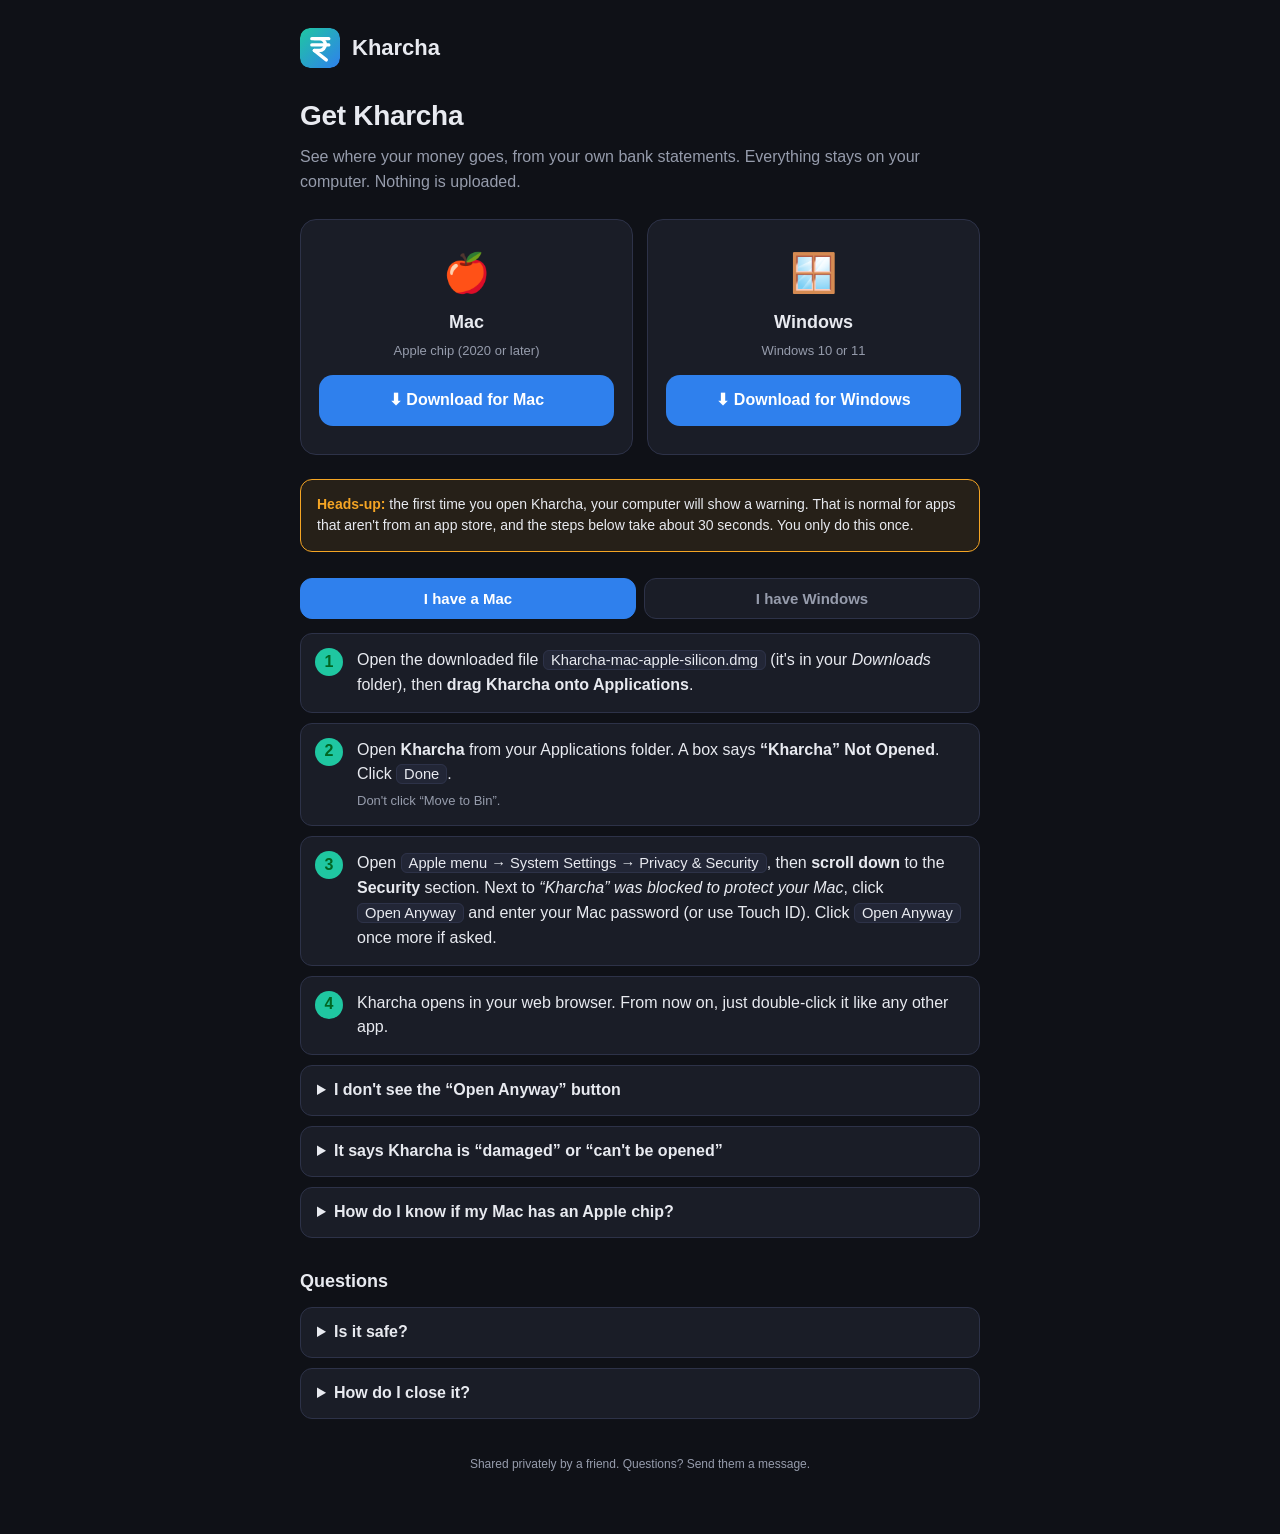
<file: index.html>
<!doctype html>
<html lang="en">
<head>
<meta charset="utf-8">
<meta name="viewport" content="width=device-width, initial-scale=1">
<title>Get Kharcha</title>
<link rel="icon" type="image/svg+xml" href="favicon.svg">
<link rel="apple-touch-icon" href="favicon.png">
<link rel="stylesheet" href="style.css">
</head>
<body data-os="">
<main>
  <a class="brand" href="./"><img src="favicon.svg" alt=""><span>Kharcha</span></a>
  <h1>Get Kharcha</h1>
  <p class="lead">See where your money goes, from your own bank statements. Everything stays on your computer. Nothing is uploaded.</p>

  <div class="cards">
    <div class="card" id="card-mac">
      <div class="tag" id="tag-mac" hidden>Looks like your computer</div>
      <div class="big">🍎</div><h3>Mac</h3><p>Apple chip (2020 or later)</p>
      <a class="dl" id="dl-mac" href="#">⬇ Download for Mac</a>
      <p class="mini" id="intel" hidden>Older Intel Mac? <a id="intel-link" href="#">Get the Intel version</a></p>
    </div>
    <div class="card" id="card-win">
      <div class="tag" id="tag-win" hidden>Looks like your computer</div>
      <div class="big">🪟</div><h3>Windows</h3><p>Windows 10 or 11</p>
      <a class="dl" id="dl-win" href="#">⬇ Download for Windows</a>
    </div>
  </div>
  <div class="dl-sub" id="status">Checking the latest version…</div>

  <div class="notice"><strong>Heads-up:</strong> the first time you open Kharcha, your computer will show a warning. That is normal for apps that aren't from an app store, and the steps below take about 30 seconds. You only do this once.</div>

  <div class="tabs"><button id="tab-mac">I have a Mac</button><button id="tab-win">I have Windows</button></div>

  <section id="steps-mac">
    <ol class="steps">
      <li>Open the downloaded file <span class="ui">Kharcha-mac-apple-silicon.dmg</span> (it's in your <em>Downloads</em> folder), then <strong>drag Kharcha onto Applications</strong>.</li>
      <li>Open <strong>Kharcha</strong> from your Applications folder. A box says <strong>“Kharcha” Not Opened</strong>. Click <span class="ui">Done</span>.<small>Don't click “Move to Bin”.</small></li>
      <li>Open <span class="ui">Apple menu  → System Settings → Privacy &amp; Security</span>, then <strong>scroll down</strong> to the <strong>Security</strong> section. Next to <em>“Kharcha” was blocked to protect your Mac</em>, click <span class="ui">Open Anyway</span> and enter your Mac password (or use Touch ID). Click <span class="ui">Open Anyway</span> once more if asked.</li>
      <li>Kharcha opens in your web browser. From now on, just double-click it like any other app.</li>
    </ol>
    <details><summary>I don't see the “Open Anyway” button</summary><p>It only appears for about an hour after you try to open the app. Double-click Kharcha in Applications again (click Done on the box), then go straight back to Privacy &amp; Security and scroll down.</p></details>
    <details><summary>It says Kharcha is “damaged” or “can't be opened”</summary><p>Delete the app from Applications (and the Bin), download it again with the button above, and repeat the steps. If it still fails, send Sylvin a screenshot.</p></details>
    <details><summary>How do I know if my Mac has an Apple chip?</summary><p>Apple menu → About This Mac. If it says “Chip: Apple M…”, use the Mac download. If it says Intel, look for the “Older Intel Mac” link under the Mac button, or message Sylvin.</p></details>
  </section>

  <section id="steps-win" hidden>
    <ol class="steps">
      <li>Click the download button. If your browser says the file <strong>“isn't commonly downloaded”</strong> or <strong>“could harm your device”</strong>:
        <small><strong>Edge:</strong> click the <span class="ui">…</span> next to the file → <span class="ui">Keep</span> → <span class="ui">Keep anyway</span>.<br><strong>Chrome:</strong> click the <span class="ui">⋮</span> or arrow next to the file → <span class="ui">Keep</span> (then <span class="ui">Keep anyway</span> if asked).</small></li>
      <li>Open your <strong>Downloads</strong> folder and double-click <span class="ui">Kharcha-windows.exe</span>. The first start takes about 10 seconds. Please wait.</li>
      <li>A blue box says <strong>“Windows protected your PC”</strong>. Click <span class="ui">More info</span>, then click <span class="ui">Run anyway</span>.<small>The “Run anyway” button only appears after you click “More info”.</small></li>
      <li>Kharcha opens in your web browser. From now on, just double-click it. You can drag it to your Desktop for easy access.</li>
    </ol>
    <details><summary>Nothing happens after I double-click</summary><p>Give it 10–20 seconds the first time. If your browser still doesn't open, open <strong>http://localhost:8765</strong> in your browser.</p></details>
    <details><summary>My antivirus deleted or blocked the file</summary><p>New, unsigned apps are sometimes flagged by mistake. Restore it from the antivirus “quarantine” and choose “allow”, or ask Sylvin for help.</p></details>
  </section>

  <h2>Questions</h2>
  <details><summary>Is it safe?</summary><p>Kharcha runs only on your own computer and reads only the statement files you give it. It has no accounts and no cloud, and it never sends your data anywhere. The warning appears because Apple and Microsoft charge a yearly fee to “verify” apps, and this one hasn't paid it yet.</p></details>
  <details><summary>How do I close it?</summary><p>Close the browser tab. Kharcha stops by itself about a minute later. Or use <em>Settings → Data &amp; reset → Quit Kharcha</em> inside the app.</p></details>
  <p class="foot">Shared privately by a friend. Questions? Send them a message.</p>
</main>
<script src="app.js"></script>
</body>
</html>
</file>
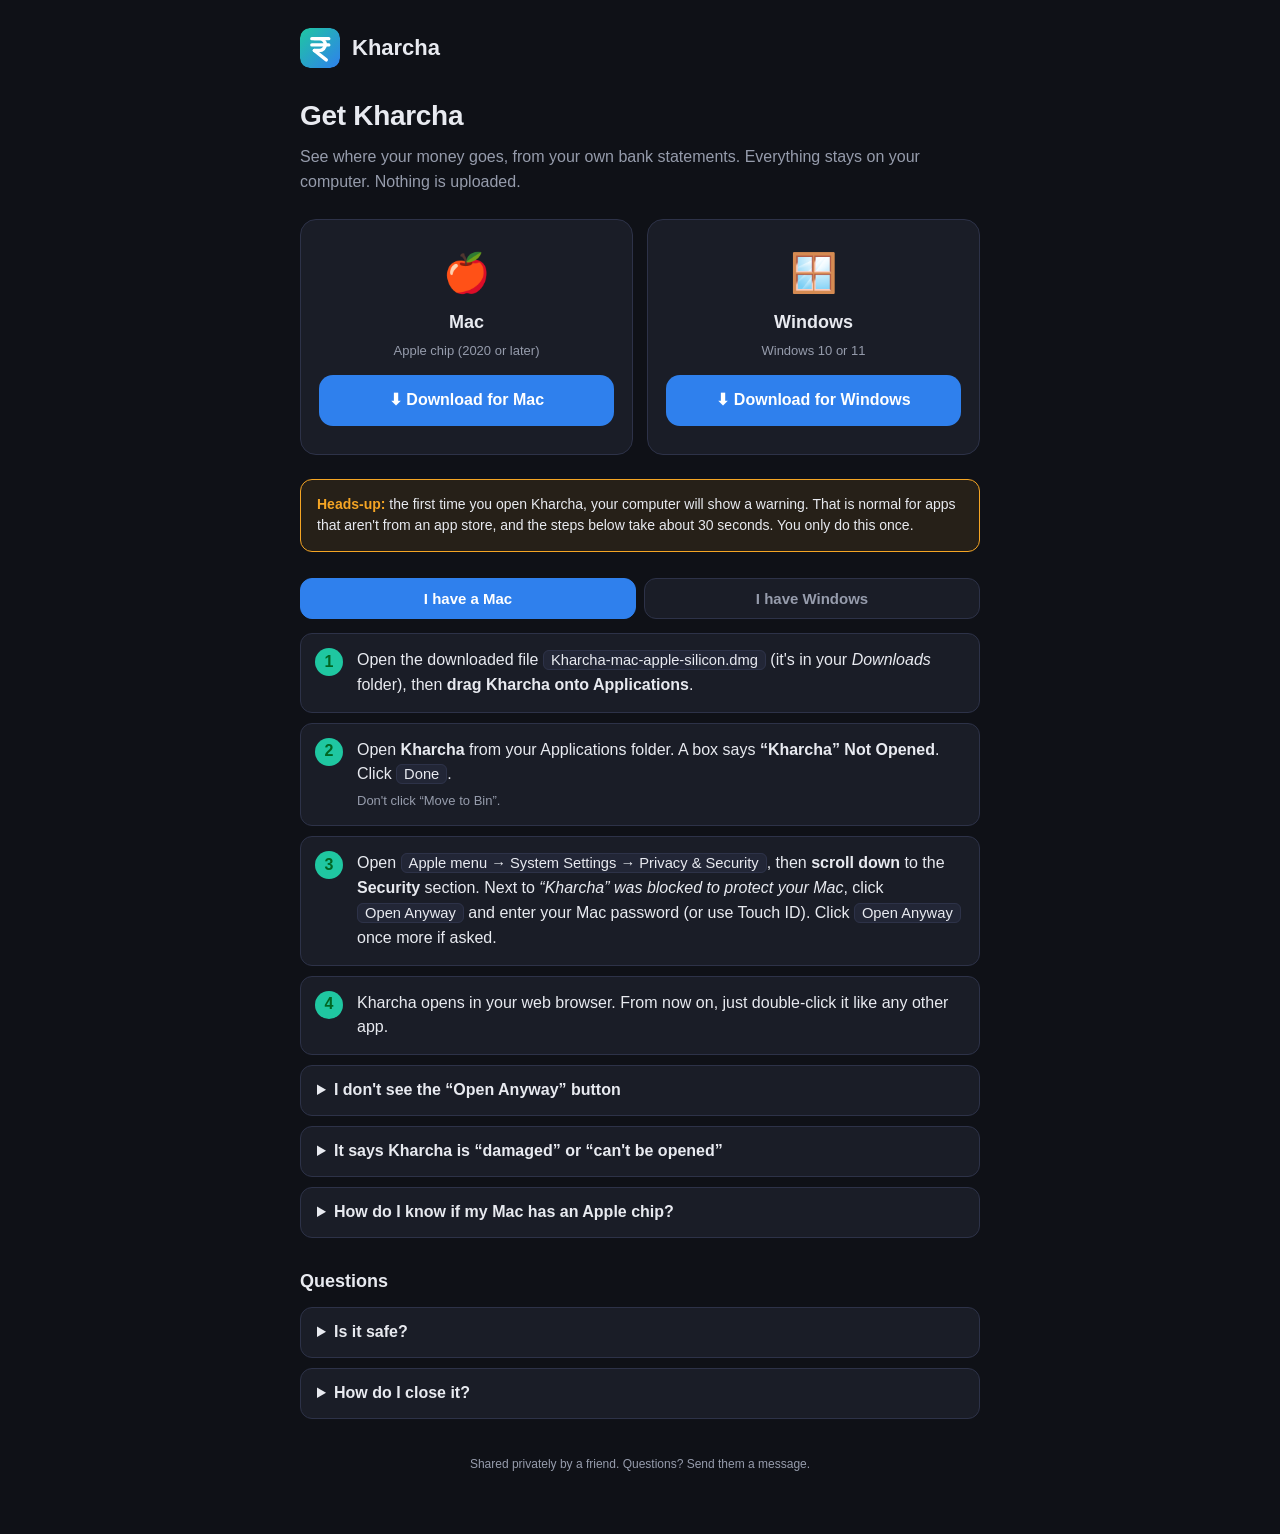
<file: mac.html>
<!doctype html>
<html lang="en">
<head>
<meta charset="utf-8">
<meta name="viewport" content="width=device-width, initial-scale=1">
<title>Kharcha for Mac and Windows</title>
<link rel="icon" type="image/svg+xml" href="favicon.svg">
<link rel="apple-touch-icon" href="favicon.png">
<link rel="stylesheet" href="style.css">
</head>
<body data-os="mac">
<main>
  <a class="brand" href="./"><img src="favicon.svg" alt=""><span>Kharcha</span></a>
  <h1>Get Kharcha</h1>
  <p class="lead">See where your money goes, from your own bank statements. Everything stays on your computer. Nothing is uploaded.</p>

  <div class="cards">
    <div class="card" id="card-mac">
      <div class="tag" id="tag-mac" hidden>Looks like your computer</div>
      <div class="big">🍎</div><h3>Mac</h3><p>Apple chip (2020 or later)</p>
      <a class="dl" id="dl-mac" href="#">⬇ Download for Mac</a>
      <p class="mini" id="intel" hidden>Older Intel Mac? <a id="intel-link" href="#">Get the Intel version</a></p>
    </div>
    <div class="card" id="card-win">
      <div class="tag" id="tag-win" hidden>Looks like your computer</div>
      <div class="big">🪟</div><h3>Windows</h3><p>Windows 10 or 11</p>
      <a class="dl" id="dl-win" href="#">⬇ Download for Windows</a>
    </div>
  </div>
  <div class="dl-sub" id="status">Checking the latest version…</div>

  <div class="notice"><strong>Heads-up:</strong> the first time you open Kharcha, your computer will show a warning. That is normal for apps that aren't from an app store, and the steps below take about 30 seconds. You only do this once.</div>

  <div class="tabs"><button id="tab-mac">I have a Mac</button><button id="tab-win">I have Windows</button></div>

  <section id="steps-mac">
    <ol class="steps">
      <li>Open the downloaded file <span class="ui">Kharcha-mac-apple-silicon.dmg</span> (it's in your <em>Downloads</em> folder), then <strong>drag Kharcha onto Applications</strong>.</li>
      <li>Open <strong>Kharcha</strong> from your Applications folder. A box says <strong>“Kharcha” Not Opened</strong>. Click <span class="ui">Done</span>.<small>Don't click “Move to Bin”.</small></li>
      <li>Open <span class="ui">Apple menu  → System Settings → Privacy &amp; Security</span>, then <strong>scroll down</strong> to the <strong>Security</strong> section. Next to <em>“Kharcha” was blocked to protect your Mac</em>, click <span class="ui">Open Anyway</span> and enter your Mac password (or use Touch ID). Click <span class="ui">Open Anyway</span> once more if asked.</li>
      <li>Kharcha opens in your web browser. From now on, just double-click it like any other app.</li>
    </ol>
    <details><summary>I don't see the “Open Anyway” button</summary><p>It only appears for about an hour after you try to open the app. Double-click Kharcha in Applications again (click Done on the box), then go straight back to Privacy &amp; Security and scroll down.</p></details>
    <details><summary>It says Kharcha is “damaged” or “can't be opened”</summary><p>Delete the app from Applications (and the Bin), download it again with the button above, and repeat the steps. If it still fails, send Sylvin a screenshot.</p></details>
    <details><summary>How do I know if my Mac has an Apple chip?</summary><p>Apple menu → About This Mac. If it says “Chip: Apple M…”, use the Mac download. If it says Intel, look for the “Older Intel Mac” link under the Mac button, or message Sylvin.</p></details>
  </section>

  <section id="steps-win" hidden>
    <ol class="steps">
      <li>Click the download button. If your browser says the file <strong>“isn't commonly downloaded”</strong> or <strong>“could harm your device”</strong>:
        <small><strong>Edge:</strong> click the <span class="ui">…</span> next to the file → <span class="ui">Keep</span> → <span class="ui">Keep anyway</span>.<br><strong>Chrome:</strong> click the <span class="ui">⋮</span> or arrow next to the file → <span class="ui">Keep</span> (then <span class="ui">Keep anyway</span> if asked).</small></li>
      <li>Open your <strong>Downloads</strong> folder and double-click <span class="ui">Kharcha-windows.exe</span>. The first start takes about 10 seconds. Please wait.</li>
      <li>A blue box says <strong>“Windows protected your PC”</strong>. Click <span class="ui">More info</span>, then click <span class="ui">Run anyway</span>.<small>The “Run anyway” button only appears after you click “More info”.</small></li>
      <li>Kharcha opens in your web browser. From now on, just double-click it. You can drag it to your Desktop for easy access.</li>
    </ol>
    <details><summary>Nothing happens after I double-click</summary><p>Give it 10–20 seconds the first time. If your browser still doesn't open, open <strong>http://localhost:8765</strong> in your browser.</p></details>
    <details><summary>My antivirus deleted or blocked the file</summary><p>New, unsigned apps are sometimes flagged by mistake. Restore it from the antivirus “quarantine” and choose “allow”, or ask Sylvin for help.</p></details>
  </section>

  <h2>Questions</h2>
  <details><summary>Is it safe?</summary><p>Kharcha runs only on your own computer and reads only the statement files you give it. It has no accounts and no cloud, and it never sends your data anywhere. The warning appears because Apple and Microsoft charge a yearly fee to “verify” apps, and this one hasn't paid it yet.</p></details>
  <details><summary>How do I close it?</summary><p>Close the browser tab. Kharcha stops by itself about a minute later. Or use <em>Settings → Data &amp; reset → Quit Kharcha</em> inside the app.</p></details>
  <p class="foot">Shared privately by a friend. Questions? Send them a message.</p>
</main>
<script src="app.js"></script>
</body>
</html>
</file>
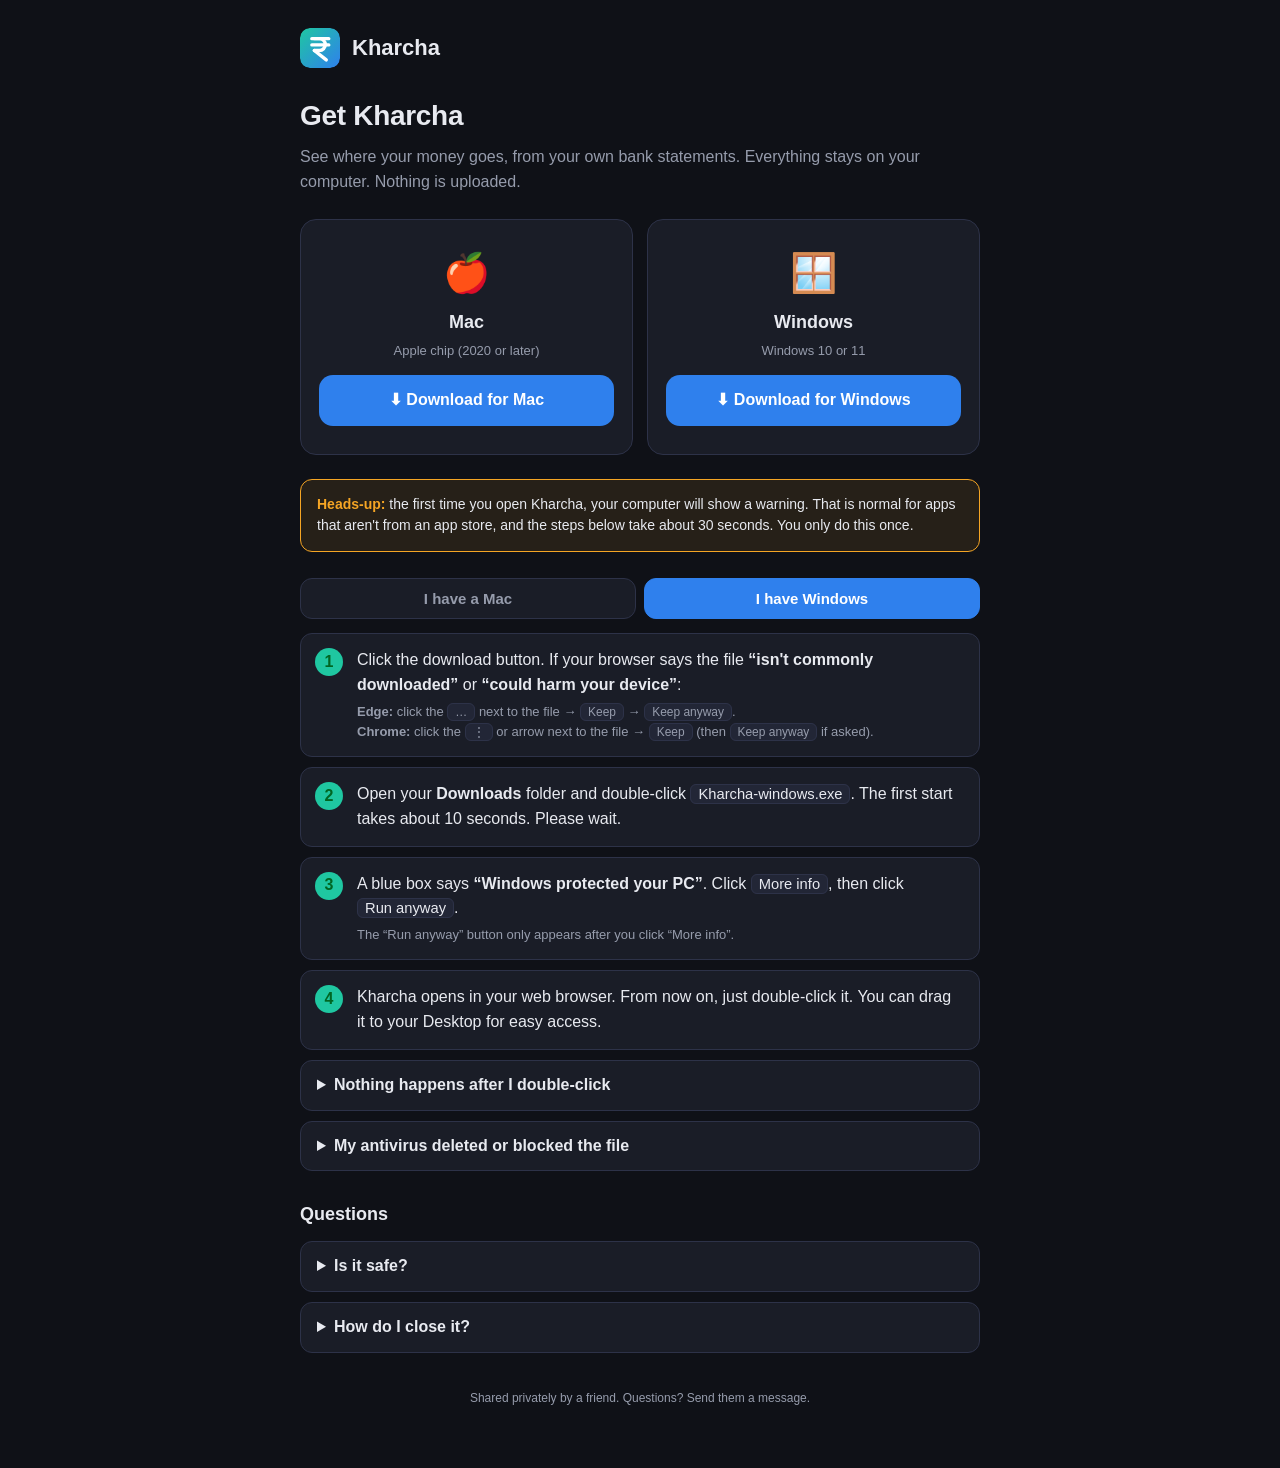
<file: windows.html>
<!doctype html>
<html lang="en">
<head>
<meta charset="utf-8">
<meta name="viewport" content="width=device-width, initial-scale=1">
<title>Kharcha for Windows and Mac</title>
<link rel="icon" type="image/svg+xml" href="favicon.svg">
<link rel="apple-touch-icon" href="favicon.png">
<link rel="stylesheet" href="style.css">
</head>
<body data-os="win">
<main>
  <a class="brand" href="./"><img src="favicon.svg" alt=""><span>Kharcha</span></a>
  <h1>Get Kharcha</h1>
  <p class="lead">See where your money goes, from your own bank statements. Everything stays on your computer. Nothing is uploaded.</p>

  <div class="cards">
    <div class="card" id="card-mac">
      <div class="tag" id="tag-mac" hidden>Looks like your computer</div>
      <div class="big">🍎</div><h3>Mac</h3><p>Apple chip (2020 or later)</p>
      <a class="dl" id="dl-mac" href="#">⬇ Download for Mac</a>
      <p class="mini" id="intel" hidden>Older Intel Mac? <a id="intel-link" href="#">Get the Intel version</a></p>
    </div>
    <div class="card" id="card-win">
      <div class="tag" id="tag-win" hidden>Looks like your computer</div>
      <div class="big">🪟</div><h3>Windows</h3><p>Windows 10 or 11</p>
      <a class="dl" id="dl-win" href="#">⬇ Download for Windows</a>
    </div>
  </div>
  <div class="dl-sub" id="status">Checking the latest version…</div>

  <div class="notice"><strong>Heads-up:</strong> the first time you open Kharcha, your computer will show a warning. That is normal for apps that aren't from an app store, and the steps below take about 30 seconds. You only do this once.</div>

  <div class="tabs"><button id="tab-mac">I have a Mac</button><button id="tab-win">I have Windows</button></div>

  <section id="steps-mac">
    <ol class="steps">
      <li>Open the downloaded file <span class="ui">Kharcha-mac-apple-silicon.dmg</span> (it's in your <em>Downloads</em> folder), then <strong>drag Kharcha onto Applications</strong>.</li>
      <li>Open <strong>Kharcha</strong> from your Applications folder. A box says <strong>“Kharcha” Not Opened</strong>. Click <span class="ui">Done</span>.<small>Don't click “Move to Bin”.</small></li>
      <li>Open <span class="ui">Apple menu  → System Settings → Privacy &amp; Security</span>, then <strong>scroll down</strong> to the <strong>Security</strong> section. Next to <em>“Kharcha” was blocked to protect your Mac</em>, click <span class="ui">Open Anyway</span> and enter your Mac password (or use Touch ID). Click <span class="ui">Open Anyway</span> once more if asked.</li>
      <li>Kharcha opens in your web browser. From now on, just double-click it like any other app.</li>
    </ol>
    <details><summary>I don't see the “Open Anyway” button</summary><p>It only appears for about an hour after you try to open the app. Double-click Kharcha in Applications again (click Done on the box), then go straight back to Privacy &amp; Security and scroll down.</p></details>
    <details><summary>It says Kharcha is “damaged” or “can't be opened”</summary><p>Delete the app from Applications (and the Bin), download it again with the button above, and repeat the steps. If it still fails, send Sylvin a screenshot.</p></details>
    <details><summary>How do I know if my Mac has an Apple chip?</summary><p>Apple menu → About This Mac. If it says “Chip: Apple M…”, use the Mac download. If it says Intel, look for the “Older Intel Mac” link under the Mac button, or message Sylvin.</p></details>
  </section>

  <section id="steps-win" hidden>
    <ol class="steps">
      <li>Click the download button. If your browser says the file <strong>“isn't commonly downloaded”</strong> or <strong>“could harm your device”</strong>:
        <small><strong>Edge:</strong> click the <span class="ui">…</span> next to the file → <span class="ui">Keep</span> → <span class="ui">Keep anyway</span>.<br><strong>Chrome:</strong> click the <span class="ui">⋮</span> or arrow next to the file → <span class="ui">Keep</span> (then <span class="ui">Keep anyway</span> if asked).</small></li>
      <li>Open your <strong>Downloads</strong> folder and double-click <span class="ui">Kharcha-windows.exe</span>. The first start takes about 10 seconds. Please wait.</li>
      <li>A blue box says <strong>“Windows protected your PC”</strong>. Click <span class="ui">More info</span>, then click <span class="ui">Run anyway</span>.<small>The “Run anyway” button only appears after you click “More info”.</small></li>
      <li>Kharcha opens in your web browser. From now on, just double-click it. You can drag it to your Desktop for easy access.</li>
    </ol>
    <details><summary>Nothing happens after I double-click</summary><p>Give it 10–20 seconds the first time. If your browser still doesn't open, open <strong>http://localhost:8765</strong> in your browser.</p></details>
    <details><summary>My antivirus deleted or blocked the file</summary><p>New, unsigned apps are sometimes flagged by mistake. Restore it from the antivirus “quarantine” and choose “allow”, or ask Sylvin for help.</p></details>
  </section>

  <h2>Questions</h2>
  <details><summary>Is it safe?</summary><p>Kharcha runs only on your own computer and reads only the statement files you give it. It has no accounts and no cloud, and it never sends your data anywhere. The warning appears because Apple and Microsoft charge a yearly fee to “verify” apps, and this one hasn't paid it yet.</p></details>
  <details><summary>How do I close it?</summary><p>Close the browser tab. Kharcha stops by itself about a minute later. Or use <em>Settings → Data &amp; reset → Quit Kharcha</em> inside the app.</p></details>
  <p class="foot">Shared privately by a friend. Questions? Send them a message.</p>
</main>
<script src="app.js"></script>
</body>
</html>
</file>
<file: style.css>
:root { --bg:#0f1117; --surface:#1a1d27; --surface2:#222636; --border:#2d3248; --text:#e8eaf0; --text2:#969cac; --accent:#2f80ed; --accent2:#1fc7a1; --orange:#f5a524; }
* { box-sizing: border-box; margin: 0; padding: 0; }
body { background: var(--bg); color: var(--text); font-family: -apple-system, BlinkMacSystemFont, "Segoe UI", Roboto, sans-serif; line-height: 1.55; padding: 28px 18px 60px; }
main { max-width: 680px; margin: 0 auto; }
.brand { display: flex; align-items: center; gap: 12px; margin-bottom: 26px; text-decoration: none; color: var(--text); }
.brand img { width: 40px; height: 40px; border-radius: 10px; }
.brand span { font-size: 22px; font-weight: 700; }
h1 { font-size: 28px; margin-bottom: 8px; letter-spacing: -.3px; }
h2 { font-size: 18px; margin: 30px 0 12px; }
.lead { color: var(--text2); margin-bottom: 22px; font-size: 16px; }
.dl { display: block; text-align: center; background: var(--accent); color: #fff; text-decoration: none; font-weight: 700; font-size: 18px; padding: 16px 20px; border-radius: 14px; margin: 18px 0 6px; }
.dl:hover { filter: brightness(1.1); }
.dl-sub { text-align: center; color: var(--text2); font-size: 13px; margin-bottom: 8px; }
.notice { background: rgba(245,165,36,.10); border: 1px solid var(--orange); border-radius: 12px; padding: 14px 16px; margin: 22px 0; font-size: 14px; }
.notice strong { color: var(--orange); }
ol.steps { list-style: none; counter-reset: s; }
ol.steps li { counter-increment: s; position: relative; background: var(--surface); border: 1px solid var(--border); border-radius: 12px; padding: 14px 16px 14px 56px; margin-bottom: 10px; }
ol.steps li::before { content: counter(s); position: absolute; left: 14px; top: 14px; width: 28px; height: 28px; border-radius: 50%; background: var(--accent2); color: #062; font-weight: 800; display: flex; align-items: center; justify-content: center; }
ol.steps li small { display: block; color: var(--text2); margin-top: 4px; font-size: 13px; }
kbd, .ui { background: var(--surface2); border: 1px solid var(--border); border-radius: 6px; padding: 1px 7px; font-size: .92em; white-space: nowrap; }
details { background: var(--surface); border: 1px solid var(--border); border-radius: 12px; padding: 12px 16px; margin-bottom: 10px; }
summary { cursor: pointer; font-weight: 600; }
details p { color: var(--text2); margin-top: 8px; font-size: 14px; }
.cards { display: grid; grid-template-columns: 1fr 1fr; gap: 14px; margin: 24px 0; }
@media (max-width: 560px) { .cards { grid-template-columns: 1fr; } }
.card { display: block; background: var(--surface); border: 1px solid var(--border); border-radius: 16px; padding: 24px 18px; text-align: center; text-decoration: none; color: var(--text); }
.card:hover, .card.me { border-color: var(--accent); }
.card .big { font-size: 38px; }
.card h3 { margin: 6px 0 4px; font-size: 18px; }
.card p { color: var(--text2); font-size: 13px; }
.foot { margin-top: 36px; color: var(--text2); font-size: 12px; text-align: center; }
a { color: var(--accent); }

/* two-download layout */
.card { position: relative; }
.card .dl { margin: 14px 0 4px; font-size: 16px; padding: 13px 14px; }
.card.me { border-color: var(--accent); box-shadow: 0 0 0 1px var(--accent) inset; }
.card .tag { position: absolute; top: -10px; left: 50%; transform: translateX(-50%); background: var(--accent2); color: #052; font-size: 11px; font-weight: 700; padding: 2px 10px; border-radius: 20px; white-space: nowrap; }
.card .mini { margin-top: 6px; font-size: 12px; }
.dl.off { background: var(--surface2); color: var(--text2); }
#status { margin-bottom: 14px; }
#status.warn { color: var(--orange); }
.tabs { display: flex; gap: 8px; margin: 26px 0 14px; }
.tabs button { flex: 1; background: var(--surface); border: 1px solid var(--border); color: var(--text2); padding: 11px; border-radius: 12px; font-size: 15px; font-weight: 600; cursor: pointer; }
.tabs button.on { background: var(--accent); border-color: var(--accent); color: #fff; }
[hidden] { display: none !important; }
</file>
